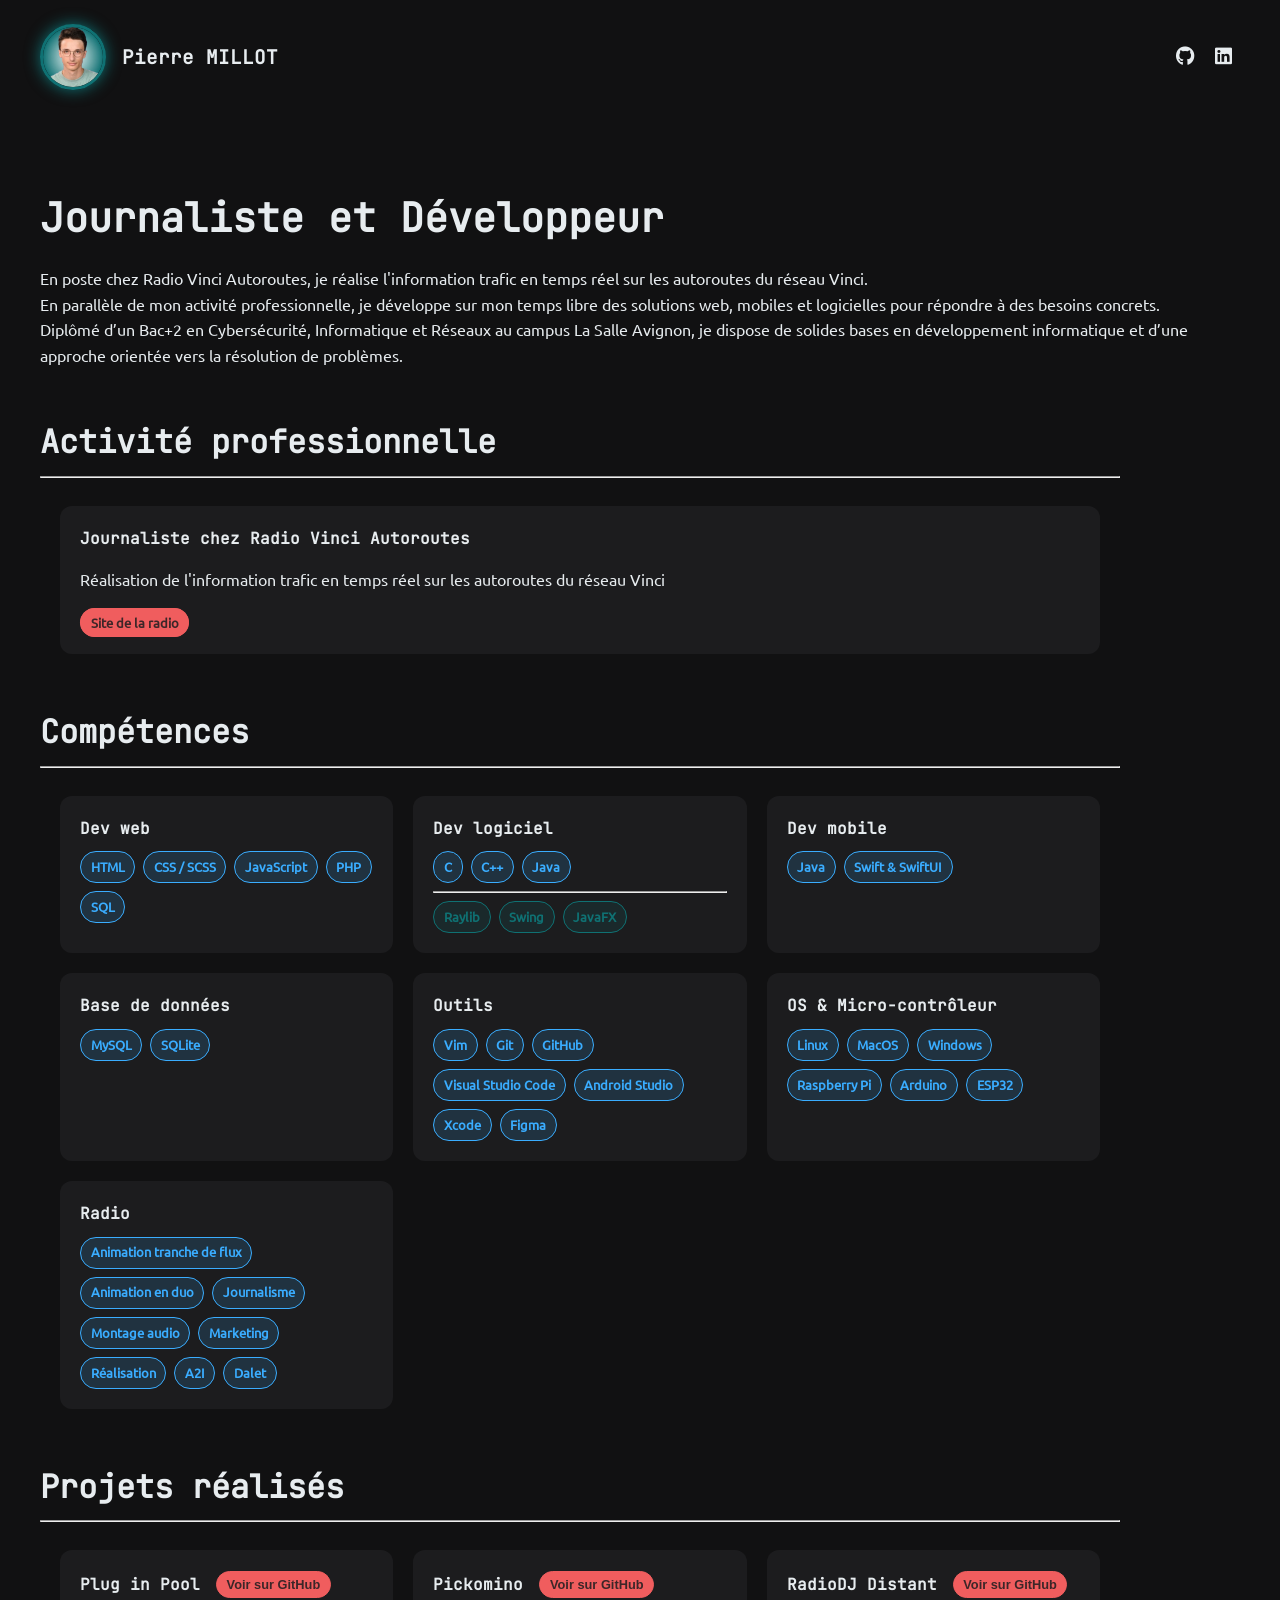
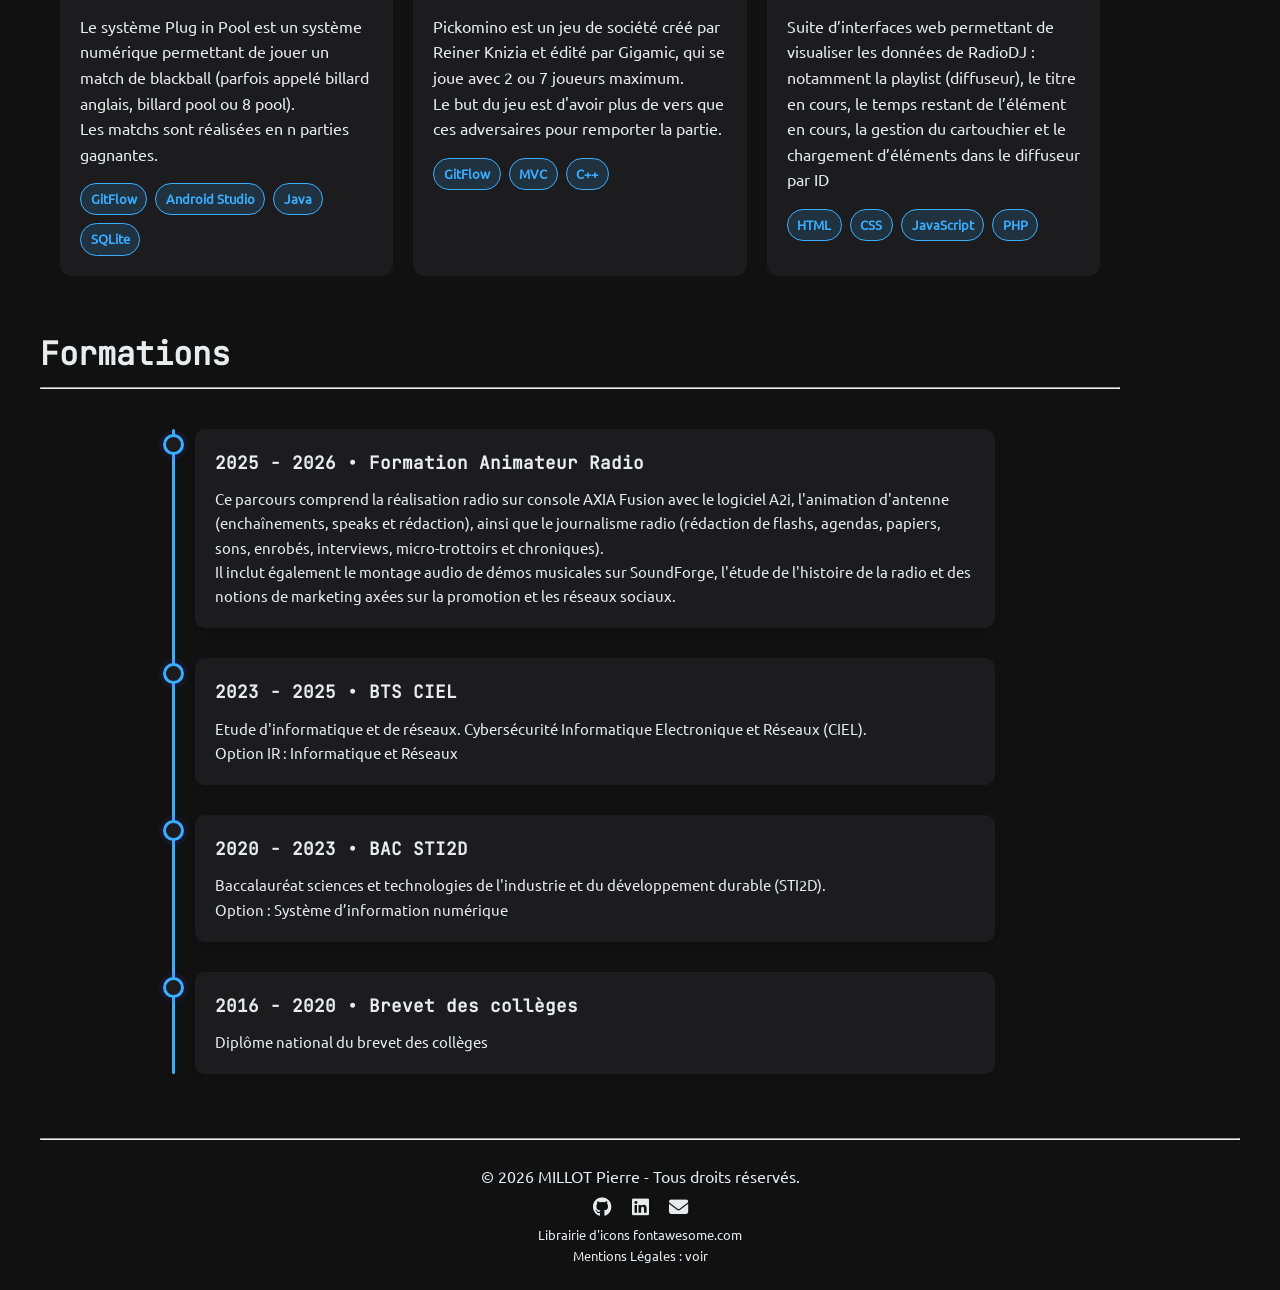
<file: index.html>
<!DOCTYPE html>
<html lang="fr">

<head>
    <meta charset="UTF-8">
    <meta name="viewport" content="width=device-width, initial-scale=1.0">
    <meta name="theme-color" content="#272932">
    <link rel="shortcut icon" href="./src/ppMoyenne.ico" type="image/x-icon">
    <meta name="description" content="Portfolio de Pierre Millot">
    <link rel="canonical" href="https://pmillotpro.github.io/cv-pierre-millot/">
    <meta name="robots" content="index, follow">
    <meta property="og:title" content="Pierre MILLOT">
    <meta property="og:description" content="Portfolio de Pierre Millot">
    <meta property="og:image" content="https://pmillotpro.github.io/cv-pierre-millot/src/ppMoyenne.jpg">
    <meta property="og:url" content="https://pmillotpro.github.io/cv-pierre-millot/">
    <meta property="og:type" content="website">
    <meta property="og:site_name" content="Pierre MILLOT">
    <link rel="stylesheet" href="style.css">
    <link rel="stylesheet" href="https://cdnjs.cloudflare.com/ajax/libs/font-awesome/6.5.1/css/all.min.css">
    <title>Pierre MILLOT - Portfolio</title>
</head>

<body>
    <header class="cartes">
        <div id="resumer">
            <div id="personne">
                <img id="photoDeProfile" src="./src/ppMoyenne.jpg" alt="photo de profile">
                <h4>Pierre MILLOT</h4>
            </div>
            <div id="contact">
                <a href="https://github.com/pmillotpro" target="_blank">
                    <i class="fa-brands fa-github"></i>
                </a>
                <a href="https://www.linkedin.com/in/pierre-millot-0585b7293/" target="_blank">
                    <i class="fa-brands fa-linkedin"></i>
                </a>
            </div>
        </div>
        <div id="presentation">
            <h1>Journaliste et Développeur</h1>
            <p>En poste chez Radio Vinci Autoroutes, je réalise l'information trafic en temps réel sur les autoroutes du
                réseau Vinci.
                <br>
                En parallèle de mon activité professionnelle, je développe sur mon temps libre des solutions web,
                mobiles et logicielles pour répondre à des besoins concrets.
                <br>
                Diplômé d’un Bac+2 en Cybersécurité, Informatique et Réseaux au campus La Salle Avignon, je dispose de
                solides bases en développement informatique et d’une approche orientée vers la résolution de problèmes.
            </p>
        </div>
    </header>
    <!-- Section Poste -->
    <section class="cartes">
        <div class="conteneur">
            <h2>Activité professionnelle</h2>
            <hr>
            <div class="parent">
                <div class="bulles">
                    <h5>Journaliste chez Radio Vinci Autoroutes</h5>
                    <p>Réalisation de l'information trafic en temps réel sur les autoroutes du réseau Vinci</p>
                    <div class="liste">
                        <a href="https://radio.vinci-autoroutes.com" target="_blank">
                            <span class="badgeNow">Site de la radio</span>
                        </a>
                    </div>
                </div>
            </div>
        </div>
    </section>
    <!-- Section Compétences -->
    <section class="cartes">
        <div class="conteneur">
            <h2>Compétences</h2>
            <hr>
            <div class="parent">
                <div id="devWeb" class="bulles">
                    <h5>Dev web</h5>
                    <div class="liste">
                        <span class="badge">HTML</span>
                        <span class="badge">CSS / SCSS</span>
                        <span class="badge">JavaScript</span>
                        <span class="badge">PHP</span>
                        <span class="badge">SQL</span>
                    </div>
                </div>
                <div id="devLogiciel" class="bulles">
                    <h5>Dev logiciel</h5>
                    <div class="liste">
                        <span class="badge">C</span>
                        <span class="badge">C++</span>
                        <span class="badge">Java</span>
                    </div>
                    <hr>
                    <div class="liste">
                        <span class="badgeLibrary">Raylib</span>
                        <span class="badgeLibrary">Swing</span>
                        <span class="badgeLibrary">JavaFX</span>
                    </div>
                </div>
                <div id="devMobile" class="bulles">
                    <h5>Dev mobile</h5>
                    <div class="liste">
                        <span class="badge">Java</span>
                        <span class="badge">Swift & SwiftUI</span>
                    </div>
                </div>
                <div id="bdd" class="bulles">
                    <h5>Base de données</h5>
                    <div class="liste">
                        <span class="badge">MySQL</span>
                        <span class="badge">SQLite</span>
                    </div>
                </div>
                <div id="outils" class="bulles">
                    <h5>Outils</h5>
                    <div class="liste">
                        <span class="badge">Vim</span>
                        <span class="badge">Git</span>
                        <span class="badge">GitHub</span>
                        <span class="badge">Visual Studio Code</span>
                        <span class="badge">Android Studio</span>
                        <span class="badge">Xcode</span>
                        <span class="badge">Figma</span>
                    </div>
                </div>
                <div id="osEtMicroControleur" class="bulles">
                    <h5>OS & Micro-contrôleur</h5>
                    <div class="liste">
                        <span class="badge">Linux</span>
                        <span class="badge">MacOS</span>
                        <span class="badge">Windows</span>
                        <span class="badge">Raspberry Pi</span>
                        <span class="badge">Arduino</span>
                        <span class="badge">ESP32</span>
                    </div>
                </div>
                <div id="radio" class="bulles">
                    <h5>Radio</h5>
                    <div class="liste">
                        <span class="badge">Animation tranche de flux</span>
                        <span class="badge">Animation en duo</span>
                        <span class="badge">Journalisme</span>
                        <span class="badge">Montage audio</span>
                        <span class="badge">Marketing</span>
                        <span class="badge">Réalisation</span>
                        <span class="badge">A2I</span>
                        <span class="badge">Dalet</span>
                    </div>
                </div>
            </div>
        </div>
    </section>
    <!-- Section Projets -->
    <section class="cartes">
        <div class="conteneur">
            <h2>Projets réalisés</h2>
            <hr>

            <div class="parent">
                <div class="bulles">
                    <div class="projet">
                        <h5>Plug in Pool</h5>
                        <a href="https://github.com/bts-lasalle-avignon-projets/plug-in-pool-2025" target="_blank">
                            <button class="badgeNow">Voir sur GitHub</button>
                        </a>
                    </div>
                    <p>Le système Plug in Pool est un système numérique permettant de jouer un match de blackball
                        (parfois
                        appelé billard anglais, billard pool ou 8 pool).<br>Les matchs sont réalisées en n parties
                        gagnantes.</p>
                    <div class="liste">
                        <span class="badge">GitFlow</span>
                        <span class="badge">Android Studio</span>
                        <span class="badge">Java</span>
                        <span class="badge">SQLite</span>
                    </div>
                </div>
                <div class="bulles">
                    <div class="projet">
                        <h5>Pickomino</h5>
                        <a href="https://github.com/bts-lasalle-avignon-projets/MP25-T1-PICKOMINO" target="_blank">
                            <button class="badgeNow">Voir sur GitHub</button>
                        </a>
                    </div>
                    <p>Pickomino est un jeu de société créé par Reiner Knizia et édité par Gigamic, qui se joue avec 2
                        ou 7
                        joueurs maximum.<br>Le but du jeu est d'avoir plus de vers que ces adversaires pour
                        remporter la
                        partie.</p>
                    <div class="liste">
                        <span class="badge">GitFlow</span>
                        <span class="badge">MVC</span>
                        <span class="badge">C++</span>
                    </div>
                </div>
                <div class="bulles">
                    <div class="projet">
                        <h5>RadioDJ Distant</h5>
                        <a href="https://github.com/pierremlt1/radioDJ-Distant" target="_blank">
                            <button class="badgeNow">Voir sur GitHub</button>
                        </a>
                    </div>
                    <p>Suite d’interfaces web permettant de visualiser les données de RadioDJ : notamment la
                        playlist
                        (diffuseur), le titre en cours, le temps restant de l’élément en cours, la gestion du
                        cartouchier et
                        le chargement d’éléments dans le diffuseur par ID</p>
                    <div class="liste">
                        <span class="badge">HTML</span>
                        <span class="badge">CSS</span>
                        <span class="badge">JavaScript</span>
                        <span class="badge">PHP</span>
                    </div>
                </div>
            </div>
        </div>
    </section>
    <!-- Section Formations -->
    <section class="cartes">
        <div class="conteneur">
            <h2>Formations</h2>
            <hr>
            <div class="timeline">
                <div class="timeline-item">
                    <div class="timeline-dot"></div>
                    <div class="timeline-content">
                        <h3>2025 - 2026 &#x2022; Formation Animateur Radio</h3>
                        <p>Ce parcours comprend la réalisation radio sur console AXIA Fusion avec le logiciel A2i,
                            l'animation d'antenne (enchaînements, speaks et rédaction), ainsi que le journalisme radio
                            (rédaction de flashs, agendas, papiers, sons, enrobés, interviews, micro-trottoirs et
                            chroniques).<br>Il inclut également le montage audio de démos musicales sur SoundForge,
                            l'étude
                            de l'histoire de la radio et des notions de marketing axées sur la promotion et les réseaux
                            sociaux.</p>
                    </div>
                </div>
                <div class="timeline-item">
                    <div class="timeline-dot"></div>
                    <div class="timeline-content">
                        <h3>2023 - 2025 &#x2022; BTS CIEL</h3>
                        <p>Etude d'informatique et de réseaux. Cybersécurité Informatique Electronique et Réseaux
                            (CIEL).
                            <br>Option
                            IR : Informatique et Réseaux
                        </p>
                    </div>
                </div>
                <div class="timeline-item">
                    <div class="timeline-dot"></div>
                    <div class="timeline-content">
                        <h3>2020 - 2023 &#x2022; BAC STI2D</h3>
                        <p>Baccalauréat sciences et technologies de l'industrie et du développement durable (STI2D).
                            <br>Option
                            :
                            Système d’information numérique
                        </p>
                    </div>
                </div>
                <div class="timeline-item">
                    <div class="timeline-dot"></div>
                    <div class="timeline-content">
                        <h3>2016 - 2020 &#x2022; Brevet des collèges</h3>
                        <p>Diplôme national du brevet des collèges</p>
                    </div>
                </div>
            </div>
        </div>
    </section>
    <hr>
    <footer class="piedDePage">
        <p>&copy; 2026 MILLOT Pierre - Tous droits réservés.</p>
        <div id="contacts">
            <a href="https://github.com/pmillotpro" target="_blank">
                <i class="fa-brands fa-github"></i>
            </a>
            <a href="https://www.linkedin.com/in/pierre-millot-0585b7293/" target="_blank">
                <i class="fa-brands fa-linkedin"></i>
            </a>
            <a href="mailto:pierre.millot.pro@gmail.com">
                <i class="fa-solid fa-envelope"></i>
            </a>
        </div>
        <p class="bottomLinks">Librairie d'icons <a class="bottomLinks" href="https://fontawesome.com/license/free"
                target="_blank">fontawesome.com</a>
        </p>
        <p class="bottomLinks">Mentions Légales : <a class="bottomLinks" href="./infos.html" target="_blank">voir</a>
        </p>
    </footer>
</body>

</html>
</file>
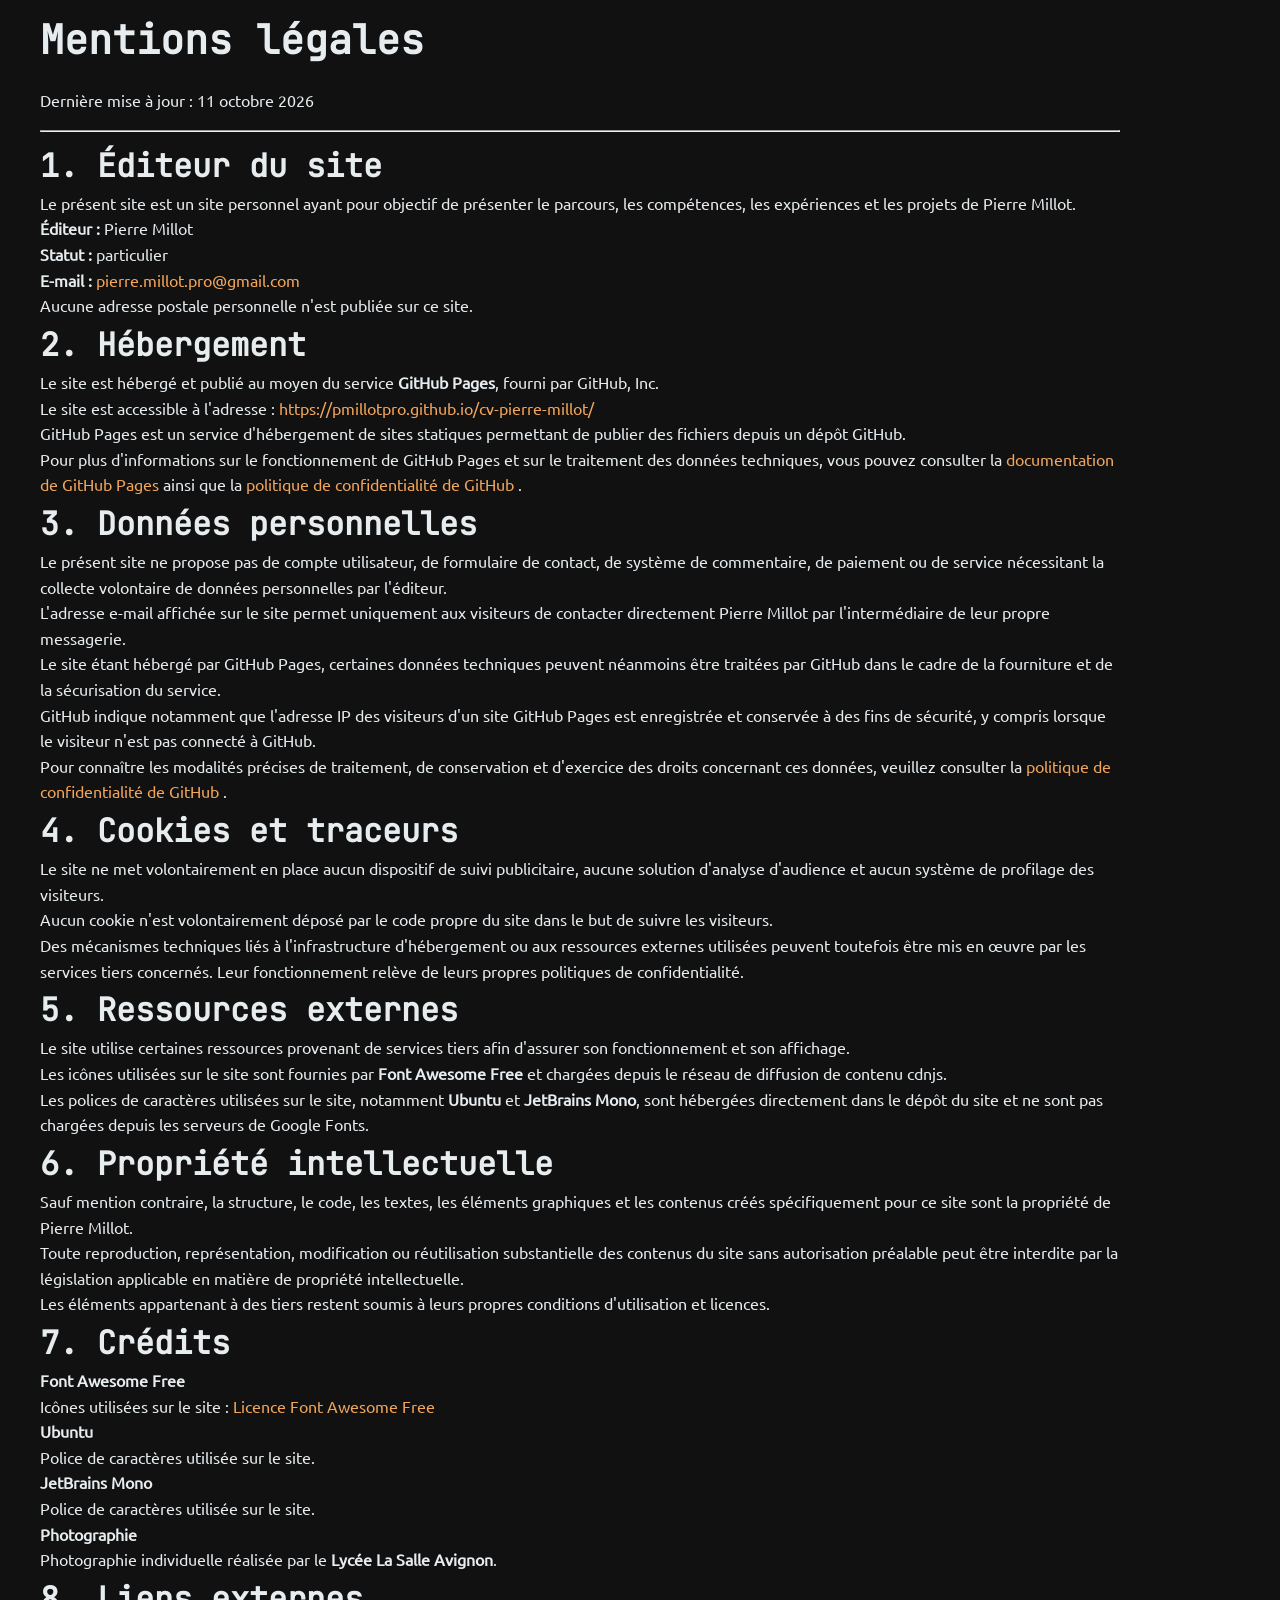
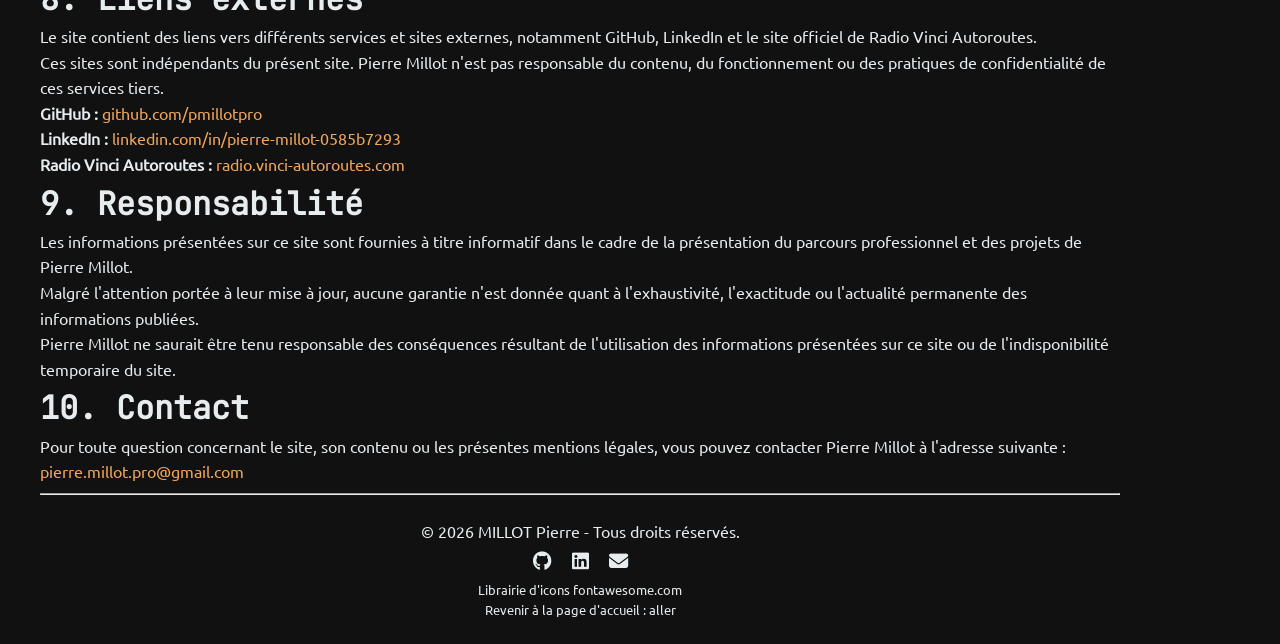
<file: infos.html>
<!DOCTYPE html>
<html lang="fr">

<head>
    <meta charset="UTF-8">
    <meta name="viewport" content="width=device-width, initial-scale=1.0">
    <meta name="theme-color" content="#272932">
    <link rel="shortcut icon" href="./src/ppMoyenne.ico" type="image/x-icon">
    <meta name="description"
        content="Mentions légales et informations relatives à la confidentialité du site CV de Pierre Millot.">
    <link rel="stylesheet" href="style.css">
    <link rel="stylesheet" href="https://cdnjs.cloudflare.com/ajax/libs/font-awesome/6.5.1/css/all.min.css">
    <title>Mentions Légales - CV MILLOT Pierre</title>
</head>

<body>
    <main class="conteneur">
        <header class="entete">
            <h1>Mentions légales</h1>
            <p class="date">Dernière mise à jour : 11 octobre 2026</p>
        </header>
        <hr>
        <div class="contenu">
            <section>
                <h2>1. Éditeur du site</h2>
                <p class="mentions-legales-paragraph">
                    Le présent site est un site personnel ayant pour objectif
                    de présenter le parcours, les compétences, les expériences
                    et les projets de Pierre Millot.
                </p>
                <p class="mentions-legales-paragraph">
                    <strong>Éditeur :</strong> Pierre Millot<br>
                    <strong>Statut :</strong> particulier<br>
                    <strong>E-mail :</strong>
                    <a href="mailto:pierre.millot.pro@gmail.com" class="mentions-legales-liens">
                        pierre.millot.pro@gmail.com
                    </a>
                </p>
                <p class="mentions-legales-paragraph">
                    Aucune adresse postale personnelle n'est publiée sur ce site.
                </p>
            </section>

            <section>
                <h2>2. Hébergement</h2>
                <p class="mentions-legales-paragraph">
                    Le site est hébergé et publié au moyen du service
                    <strong>GitHub Pages</strong>, fourni par GitHub, Inc.
                </p>
                <p class="mentions-legales-paragraph">
                    Le site est accessible à l'adresse :
                    <a href="https://pmillotpro.github.io/cv-pierre-millot/" class="mentions-legales-liens">
                        https://pmillotpro.github.io/cv-pierre-millot/
                    </a>
                </p>
                <p class="mentions-legales-paragraph">
                    GitHub Pages est un service d'hébergement de sites statiques
                    permettant de publier des fichiers depuis un dépôt GitHub.
                </p>
                <p class="mentions-legales-paragraph">
                    Pour plus d'informations sur le fonctionnement de GitHub Pages
                    et sur le traitement des données techniques, vous pouvez
                    consulter la
                    <a href="https://docs.github.com/fr/pages/getting-started-with-github-pages/what-is-github-pages"
                        target="_blank" rel="noopener noreferrer" class="mentions-legales-liens">
                        documentation de GitHub Pages
                    </a>
                    ainsi que la
                    <a href="https://docs.github.com/fr/site-policy/privacy-policies/github-privacy-statement"
                        target="_blank" rel="noopener noreferrer" class="mentions-legales-liens">
                        politique de confidentialité de GitHub
                    </a>.
                </p>
            </section>

            <section>
                <h2>3. Données personnelles</h2>
                <p class="mentions-legales-paragraph">
                    Le présent site ne propose pas de compte utilisateur,
                    de formulaire de contact, de système de commentaire,
                    de paiement ou de service nécessitant la collecte
                    volontaire de données personnelles par l'éditeur.
                </p>
                <p class="mentions-legales-paragraph">
                    L'adresse e-mail affichée sur le site permet uniquement
                    aux visiteurs de contacter directement Pierre Millot
                    par l'intermédiaire de leur propre messagerie.
                </p>
                <p class="mentions-legales-paragraph">
                    Le site étant hébergé par GitHub Pages, certaines données
                    techniques peuvent néanmoins être traitées par GitHub
                    dans le cadre de la fourniture et de la sécurisation
                    du service.
                </p>
                <p class="mentions-legales-paragraph">
                    GitHub indique notamment que l'adresse IP des visiteurs
                    d'un site GitHub Pages est enregistrée et conservée
                    à des fins de sécurité, y compris lorsque le visiteur
                    n'est pas connecté à GitHub.
                </p>
                <p class="mentions-legales-paragraph">
                    Pour connaître les modalités précises de traitement,
                    de conservation et d'exercice des droits concernant
                    ces données, veuillez consulter la
                    <a href="https://docs.github.com/fr/site-policy/privacy-policies/github-privacy-statement"
                        target="_blank" rel="noopener noreferrer" class="mentions-legales-liens">
                        politique de confidentialité de GitHub
                    </a>.
                </p>
            </section>
            <section>
                <h2>4. Cookies et traceurs</h2>
                <p class="mentions-legales-paragraph">
                    Le site ne met volontairement en place aucun dispositif
                    de suivi publicitaire, aucune solution d'analyse
                    d'audience et aucun système de profilage des visiteurs.
                </p>
                <p class="mentions-legales-paragraph">
                    Aucun cookie n'est volontairement déposé par le code
                    propre du site dans le but de suivre les visiteurs.
                </p>
                <p class="mentions-legales-paragraph">
                    Des mécanismes techniques liés à l'infrastructure
                    d'hébergement ou aux ressources externes utilisées
                    peuvent toutefois être mis en œuvre par les services
                    tiers concernés. Leur fonctionnement relève de leurs
                    propres politiques de confidentialité.
                </p>
            </section>
            <section>
                <h2>5. Ressources externes</h2>
                <p class="mentions-legales-paragraph">
                    Le site utilise certaines ressources provenant de services
                    tiers afin d'assurer son fonctionnement et son affichage.
                </p>
                <p class="mentions-legales-paragraph">
                    Les icônes utilisées sur le site sont fournies par
                    <strong>Font Awesome Free</strong> et chargées depuis
                    le réseau de diffusion de contenu cdnjs.
                </p>
                <p class="mentions-legales-paragraph">
                    Les polices de caractères utilisées sur le site,
                    notamment <strong>Ubuntu</strong> et
                    <strong>JetBrains Mono</strong>, sont hébergées
                    directement dans le dépôt du site et ne sont pas
                    chargées depuis les serveurs de Google Fonts.
                </p>
            </section>
            <section>
                <h2>6. Propriété intellectuelle</h2>
                <p class="mentions-legales-paragraph">
                    Sauf mention contraire, la structure, le code, les textes,
                    les éléments graphiques et les contenus créés spécifiquement
                    pour ce site sont la propriété de Pierre Millot.
                </p>
                <p class="mentions-legales-paragraph">
                    Toute reproduction, représentation, modification ou
                    réutilisation substantielle des contenus du site sans
                    autorisation préalable peut être interdite par la législation
                    applicable en matière de propriété intellectuelle.
                </p>
                <p class="mentions-legales-paragraph">
                    Les éléments appartenant à des tiers restent soumis
                    à leurs propres conditions d'utilisation et licences.
                </p>
            </section>
            <section>
                <h2>7. Crédits</h2>
                <div class="credit">
                    <p class="mentions-legales-paragraph">
                        <strong>Font Awesome Free</strong><br>
                        Icônes utilisées sur le site :
                        <a href="https://fontawesome.com/license/free" target="_blank" rel="noopener noreferrer"
                            class="mentions-legales-liens">
                            Licence Font Awesome Free
                        </a>
                    </p>
                    <p class="mentions-legales-paragraph">
                        <strong>Ubuntu</strong><br>
                        Police de caractères utilisée sur le site.
                    </p>
                    <p class="mentions-legales-paragraph">
                        <strong>JetBrains Mono</strong><br>
                        Police de caractères utilisée sur le site.
                    </p>
                    <p class="mentions-legales-paragraph">
                        <strong>Photographie</strong><br>
                        Photographie individuelle réalisée par le
                        <strong>Lycée La Salle Avignon</strong>.
                    </p>
                </div>
            </section>
            <section>
                <h2>8. Liens externes</h2>
                <p class="mentions-legales-paragraph">
                    Le site contient des liens vers différents services et sites
                    externes, notamment GitHub, LinkedIn et le site officiel de
                    Radio Vinci Autoroutes.
                </p>
                <p class="mentions-legales-paragraph">
                    Ces sites sont indépendants du présent site. Pierre Millot
                    n'est pas responsable du contenu, du fonctionnement ou des
                    pratiques de confidentialité de ces services tiers.
                </p>
                <p class="mentions-legales-paragraph">
                    <strong>GitHub :</strong>
                    <a href="https://github.com/pmillotpro" target="_blank" rel="noopener noreferrer"
                        class="mentions-legales-liens">
                        github.com/pmillotpro
                    </a>
                </p>
                <p class="mentions-legales-paragraph">
                    <strong>LinkedIn :</strong>
                    <a href="https://www.linkedin.com/in/pierre-millot-0585b7293/" target="_blank"
                        rel="noopener noreferrer" class="mentions-legales-liens">
                        linkedin.com/in/pierre-millot-0585b7293
                    </a>
                </p>
                <p class="mentions-legales-paragraph">
                    <strong>Radio Vinci Autoroutes :</strong>
                    <a href="https://radio.vinci-autoroutes.com" target="_blank" rel="noopener noreferrer"
                        class="mentions-legales-liens">
                        radio.vinci-autoroutes.com
                    </a>
                </p>
            </section>
            <section>
                <h2>9. Responsabilité</h2>
                <p class="mentions-legales-paragraph">
                    Les informations présentées sur ce site sont fournies
                    à titre informatif dans le cadre de la présentation
                    du parcours professionnel et des projets de Pierre Millot.
                </p>
                <p class="mentions-legales-paragraph">
                    Malgré l'attention portée à leur mise à jour, aucune
                    garantie n'est donnée quant à l'exhaustivité, l'exactitude
                    ou l'actualité permanente des informations publiées.
                </p>
                <p class="mentions-legales-paragraph">
                    Pierre Millot ne saurait être tenu responsable des
                    conséquences résultant de l'utilisation des informations
                    présentées sur ce site ou de l'indisponibilité temporaire
                    du site.
                </p>
            </section>
            <section>
                <h2>10. Contact</h2>
                <p class="mentions-legales-paragraph">
                    Pour toute question concernant le site, son contenu ou
                    les présentes mentions légales, vous pouvez contacter
                    Pierre Millot à l'adresse suivante :
                </p>
                <p class="mentions-legales-paragraph">
                    <a href="mailto:pierre.millot.pro@gmail.com" class="mentions-legales-liens">
                        pierre.millot.pro@gmail.com
                    </a>
                </p>
            </section>
        </div>
        <hr>
        <footer class="piedDePage">
            <p>&copy; 2026 MILLOT Pierre - Tous droits réservés.</p>
            <div id="contacts">
                <a href="https://github.com/pmillotpro" target="_blank">
                    <i class="fa-brands fa-github"></i>
                </a>
                <a href="https://www.linkedin.com/in/pierre-millot-0585b7293/" target="_blank">
                    <i class="fa-brands fa-linkedin"></i>
                </a>
                <a href="mailto:pierre.millot.pro@gmail.com">
                    <i class="fa-solid fa-envelope"></i>
                </a>
            </div>
            <p class="bottomLinks">Librairie d'icons <a class="bottomLinks" href="https://fontawesome.com/license/free"
                    target="_blank">fontawesome.com</a>
            </p>
            <p class="bottomLinks">Revenir à la page d'accueil : <a class="bottomLinks" href="./index.html">aller</a>
            </p>
        </footer>
    </main>
</body>

</html>
</file>
<file: style.css>
@font-face {
    font-family: 'JetBrains Mono';
    src: url('./src/JetBrainsMono-Regular.ttf') format('truetype');
    font-style: normal;
    font-weight: 400;
    font-display: swap;
}

@font-face {
    font-family: 'Ubuntu Regular';
    src: url('./src/Ubuntu-Regular.ttf') format('truetype');
    font-style: normal;
    font-weight: 400;
    font-display: swap;
}

:root {
    /* Version 100% */
    --fond: #111112;
    --fond-leger: #1c1c1e;
    --texte: #e7ecef;
    --accent-principal: #f05d5e;
    --accent-secondaire: #f2a65a;
    --accent-tertiaire: #3aadff;
    --accent-quaternaire: #0f7173;

    /* A modifier */
    --ombre-legere: 0 4px 12px rgba(0, 0, 0, 0.08);
    --ombre-survol: 0 6px 20px rgba(0, 0, 0, 0.15);
    --halo-focus-tertiaire: 0 0 0 3px rgba(54, 160, 230, 0.2);
    --halo-focus-principal: 0 0 0 3px rgba(240, 93, 94, 0.2);
}

/* === Balises générales === */
html {
    font-family: 'Ubuntu Regular', 'Roboto', sans-serif;
    background-color: var(--fond);
    color: var(--texte);
    line-height: 1.6;
}

body {
    display: flex;
    flex-direction: column;
    width: min(100% - 2rem, 1200px);
    margin-inline: auto;
    padding: 0px;
}

h1,
h2,
h3,
h4,
h5,
h6 {
    margin: 0;
    font-family: 'JetBrains Mono', 'Roboto', monospace;
    font-weight: bold;
    color: var(--texte);
}

h1 {
    font-size: 2.5rem;
}

h2 {
    font-size: 2rem;
    margin-bottom: 0px;
}

h3 {
    font-size: 1.5rem;
}

h4 {
    font-size: 1.2rem;
}

h5 {
    font-size: 1rem;
    margin: 0;
    margin-bottom: 10px;
}

h6 {
    font-size: 0.8rem;
    margin: 0;
}

p {
    text-decoration: none;
}

section {
    display: flex;
    flex-direction: column;
    align-items: stretch;
}

hr {
    color: var(--fond-leger);
    margin-left: 0px !important;
    margin-right: 0px !important;
}

i {
    color: var(--texte);
    font-size: 1.2rem;
    padding: 0.5rem;
    transition: all 0.3s ease;
}

i:hover {
    cursor: pointer;
    color: var(--accent-tertiaire);
    padding: 0.5rem;
}

a {
    text-decoration: none;
}

/* === Classes & ID === */
#resumer {
    display: flex;
    flex-direction: row;
    align-items: center;
    justify-content: space-between;
    gap: 1rem;
}

#personne {
    display: flex;
    flex-direction: row;
    align-items: center;
    gap: 1rem;
}

#personne img {
    inline-size: 60px;
    aspect-ratio: 1;
    object-fit: cover;
    border-radius: 100vw;
    border: solid 3px var(--accent-quaternaire);
    box-shadow: 0px 0px 15px var(--accent-quaternaire);
}

#personne h4 {
    margin: 0;
    color: var(--texte);
}

#presentation {
    margin-top: 6rem;
}

.cartes {
    background: var(--fond-sombre);
    padding: 1rem 0;
    text-decoration: none;
}

.parent {
    display: grid;
    grid-template-columns: repeat(auto-fit, minmax(280px, 1fr));
    gap: 20px;
    padding: 20px;
}

.bulles {
    background-color: var(--fond-leger);
    border-radius: 12px;
    padding: 20px;
    width: 100%;
    min-width: 0;
    box-sizing: border-box;
}

.projet {
    display: flex;
    flex-direction: row;
    align-items: end;
    gap: 1rem;
}

.projet h5 {
    margin: 0;
}

.liste {
    display: flex;
    flex-direction: row;
    flex-wrap: wrap;
    gap: 0.5rem;
}

.badge {
    background-color: color-mix(in srgb, var(--accent-tertiaire) 15%, var(--fond-leger) 85%);
    color: var(--accent-tertiaire);
    border: 1px solid var(--accent-tertiaire);
    font-size: 0.8rem;
    font-weight: bold;
    padding: 0.3rem 0.6rem;
    border-radius: 100vw;
    transition: all 0.3s ease;
}

.badgeLibrary {
    background-color: color-mix(in srgb, var(--accent-quaternaire) 15%, var(--fond-leger) 85%);
    color: var(--accent-quaternaire);
    border: 1px solid var(--accent-quaternaire);
    font-size: 0.8rem;
    font-weight: bold;
    padding: 0.3rem 0.6rem;
    border-radius: 100vw;
    transition: all 0.3s ease;
}

.badgeNow {
    background-color: var(--accent-principal);
    color: color-mix(in srgb, var(--accent-principal) 15%, var(--fond-leger) 85%);
    border: 1px solid var(--accent-principal);
    font-size: 0.8rem;
    font-weight: bold;
    padding: 0.3rem 0.6rem;
    border-radius: 100vw;
    transition: all 0.3s ease;
}

.badge:hover {
    background-color: var(--accent-tertiaire);
    color: color-mix(in srgb, var(--accent-tertiaire) 15%, var(--fond-leger) 85%);
    cursor: pointer;
}

.badgeLibrary:hover {
    background-color: var(--accent-quaternaire);
    color: color-mix(in srgb, var(--accent-quaternaire) 15%, var(--fond-leger) 85%);
    cursor: pointer;
}

.badgeNow:hover {
    background-color: color-mix(in srgb, var(--accent-principal) 15%, var(--fond-leger) 85%);
    color: var(--accent-principal);
    cursor: alias;
}

.timeline {
    position: relative;
    max-width: 800px;
    margin: 40px auto;
    padding-left: 30px;
}

.timeline::before {
    content: '';
    position: absolute;
    left: 7px;
    top: 0;
    bottom: 0;
    width: 3px;
    background-color: var(--accent-tertiaire);
    border-radius: 2px;
}

.timeline-item {
    position: relative;
    margin-bottom: 30px;
}

.timeline-dot {
    position: absolute;
    left: -32px;
    top: 5px;
    width: 15px;
    height: 15px;
    background-color: var(--fond-leger);
    border: 3px solid var(--accent-tertiaire);
    border-radius: 50%;
    box-shadow: 0 0 0 4px rgba(79, 70, 229, 0.1);
    transition: transform 0.3s ease;
}

.timeline-item:hover .timeline-dot {
    transform: scale(1.2);
    background-color: var(--accent-tertiaire);
}

.timeline-content {
    background-color: var(--fond-leger);
    border-radius: 10px;
    padding: 20px;
    box-shadow: 0 4px 6px rgba(0, 0, 0, 0.05);
    transition: transform 0.3s ease;
}

.timeline-content:hover {
    transform: translateY(-3px);
}

.timeline-content h3 {
    margin-top: 0;
    margin-bottom: 10px;
    font-size: 1.1rem;
    color: var(--texte);
}

.timeline-content p {
    margin: 0;
    color: var(--texte);
    font-size: 0.95rem;
}

.conteneur {
    width: 90%;
    max-width: 1100px;
    margin: 0;
}

.piedDePage {
    display: flex;
    flex-direction: column;
    align-items: center;
    background: var(--fond-sombre);
    padding: 1rem 0;
    text-decoration: none;
}

.piedDePage p {
    margin: 0;
    color: var(--texte);
}

.bottomLinks {
    font-size: 0.8rem;
    color: var(--texte);
}

.bottomLinks a:hover {
    cursor: pointer;
    color: var(--accent-secondaire);
    transition: all 0.3 ease;
}

.mentions-legales-paragraph {
    margin: 0;
}

.mentions-legales-liens {
    text-decoration: none;
    color: var(--accent-secondaire);
}
</file>
